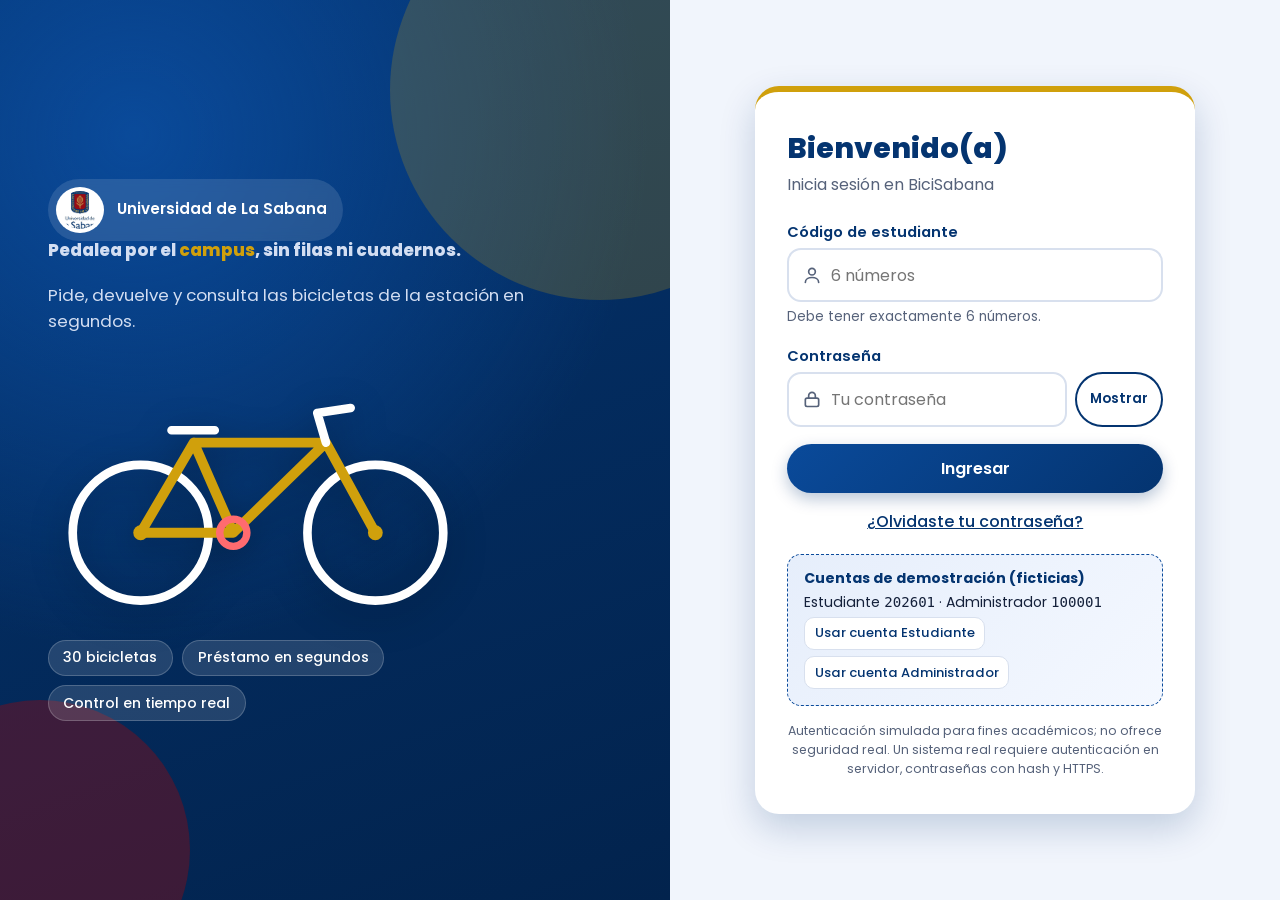
<file: index.html>
<!DOCTYPE html>
<html lang="es">
<head>
  <meta charset="utf-8">
  <meta name="viewport" content="width=device-width, initial-scale=1">
  <title>Iniciar sesión · BiciSabana</title>
  <meta name="description" content="Mockup académico del Sistema de Préstamos de BiciSabana (caso ficticio).">
  <link rel="preconnect" href="https://fonts.googleapis.com">
  <link rel="preconnect" href="https://fonts.gstatic.com" crossorigin>
  <link rel="stylesheet" href="https://fonts.googleapis.com/css2?family=Poppins:wght@400;500;600;700;800&display=swap">
  <script src="js/tema.js?v=20261121b"></script>
  <link rel="stylesheet" href="css/styles.css?v=20261121b">
</head>
<body class="login-pagina">
  <a class="skip" href="#formulario">Saltar al formulario</a>
  <div class="login-grid">

    <aside class="hero">
      <div class="hero-in">
        <div class="hero-logo"><img src="assets/logo.png" alt="Escudo de la Universidad de La Sabana"><span>Universidad de La Sabana</span></div>
        <p class="hero-titulo">Pedalea por el <span>campus</span>, sin filas ni cuadernos.</p>
        <p>Pide, devuelve y consulta las bicicletas de la estación en segundos.</p>
        <svg class="hero-bici" viewBox="0 0 340 200" role="img" aria-label="Ilustración de una bicicleta">
          <g fill="none" stroke-linecap="round" stroke-linejoin="round">
            <circle cx="75" cy="135" r="55" stroke="#ffffff" stroke-width="7"/>
            <circle cx="265" cy="135" r="55" stroke="#ffffff" stroke-width="7"/>
            <circle cx="75" cy="135" r="6" fill="#d0a00c" stroke="none"/>
            <circle cx="265" cy="135" r="6" fill="#d0a00c" stroke="none"/>
            <path d="M75 135 L150 135 L118 62 L75 135 M118 62 L225 62 L150 135 M225 62 L265 135" stroke="#d0a00c" stroke-width="8"/>
            <path d="M225 62 L218 38 L245 34 M100 52 L135 52" stroke="#ffffff" stroke-width="7"/>
            <circle cx="150" cy="135" r="11" stroke="#ff6b6f" stroke-width="6"/>
          </g>
        </svg>
        <ul class="hero-datos">
          <li>30 bicicletas</li><li>Préstamo en segundos</li><li>Control en tiempo real</li>
        </ul>
      </div>
    </aside>

    <main class="login-panel">
      <div class="login-tarjeta">
        <h1>Bienvenido(a)</h1>
        <p class="sub">Inicia sesión en BiciSabana</p>

        <div id="mensaje" class="msg" role="alert" aria-live="assertive"></div>

        <form id="formulario" novalidate>
          <div class="campo">
            <label for="codigo">Código de estudiante</label>
            <div class="con-icono">
              <span class="ico" aria-hidden="true"><svg viewBox="0 0 24 24"><circle cx="12" cy="8" r="4"/><path d="M4 21c0-4 4-6 8-6s8 2 8 6"/></svg></span>
              <input id="codigo" type="text" inputmode="numeric" maxlength="6" autocomplete="username" aria-describedby="ayuda-codigo" placeholder="6 números">
            </div>
            <p id="ayuda-codigo" class="ayuda">Debe tener exactamente 6 números.</p>
          </div>
          <div class="campo">
            <label for="clave">Contraseña</label>
            <div class="fila-pass">
              <div class="con-icono">
                <span class="ico" aria-hidden="true"><svg viewBox="0 0 24 24"><rect x="4" y="11" width="16" height="10" rx="2"/><path d="M8 11V8a4 4 0 0 1 8 0v3"/></svg></span>
                <input id="clave" type="password" autocomplete="current-password" placeholder="Tu contraseña">
              </div>
              <button type="button" id="ver" class="btn sec mini" aria-pressed="false" aria-controls="clave">Mostrar</button>
            </div>
          </div>
          <button type="submit" id="entrar" class="btn" style="width:100%">Ingresar</button>
          <p style="text-align:center;margin:1rem 0 0"><button type="button" id="olvido" class="btn link">¿Olvidaste tu contraseña?</button></p>
        </form>

        <div class="demo">
          <strong>Cuentas de demostración (ficticias)</strong>
          Estudiante <code>202601</code> · Administrador <code>100001</code><br>
          <button type="button" data-cod="202601" data-clave="Sabana2026">Usar cuenta Estudiante</button>
          <button type="button" data-cod="100001" data-clave="Admin2026">Usar cuenta Administrador</button>
        </div>
        <p class="aviso-seg">Autenticación simulada para fines académicos; no ofrece seguridad real. Un sistema real requiere autenticación en servidor, contraseñas con hash y HTTPS.</p>
      </div>
    </main>
  </div>

  <script src="js/datos.js?v=20261121b"></script>
  <script src="js/auth.js?v=20261121b"></script>
  <script>
    (function () {
      if (Auth.sesion()) { window.location.replace("app.html"); return; }

      const msg = document.getElementById("mensaje");
      const mostrar = (tipo, texto) => { msg.className = "msg " + tipo; msg.textContent = texto; };

      // Mensajes por redirección (inactividad, acceso sin sesión o salida)
      const motivo = new URLSearchParams(location.search).get("motivo");
      if (motivo === "inactividad") mostrar("aviso", "Tu sesión se cerró por inactividad. Ingresa de nuevo.");
      if (motivo === "protegida") mostrar("aviso", "Inicia sesión para ver esa pantalla.");
      if (motivo === "salida") mostrar("ok", "Cerraste sesión correctamente. ¡Hasta pronto!");

      const codigo = document.getElementById("codigo");
      const clave = document.getElementById("clave");
      const ver = document.getElementById("ver");
      ver.addEventListener("click", () => {
        const oculto = clave.type === "password";
        clave.type = oculto ? "text" : "password";
        ver.textContent = oculto ? "Ocultar" : "Mostrar";
        ver.setAttribute("aria-pressed", String(oculto));
      });

      // Atajo de demostración: rellena el formulario con la cuenta ficticia elegida
      document.querySelectorAll(".demo button").forEach(b => b.addEventListener("click", () => {
        codigo.value = b.dataset.cod; clave.value = b.dataset.clave; clave.focus();
      }));

      document.getElementById("olvido").addEventListener("click", () =>
        mostrar("aviso", "Función simulada: en el sistema real se enviaría un enlace de recuperación a tu correo institucional."));

      const boton = document.getElementById("entrar");
      let reloj;
      function vigilarBloqueo() {
        clearInterval(reloj);
        const actualizar = () => {
          const s = Auth.segundosBloqueo();
          boton.disabled = s > 0;
          if (s > 0) mostrar("aviso", `Demasiados intentos. Intenta de nuevo en ${s} segundos.`);
          else if (msg.textContent.startsWith("Demasiados")) { mostrar("ok", "Ya puedes intentarlo de nuevo."); clearInterval(reloj); }
        };
        actualizar();
        if (Auth.segundosBloqueo() > 0) reloj = setInterval(actualizar, 1000);
      }
      vigilarBloqueo();

      document.getElementById("formulario").addEventListener("submit", async (e) => {
        e.preventDefault();
        boton.disabled = true;
        try {
          const r = await Auth.iniciarSesion(codigo.value, clave.value);
          if (r.ok) { window.location.href = "app.html"; return; }
          mostrar(r.tipo, r.mensaje);
          clave.value = "";
        } catch (err) {
          mostrar("error", "Algo salió mal. Intenta de nuevo.");
        }
        boton.disabled = false;
        vigilarBloqueo();
      });
    })();
  </script>
</body>
</html>
</file>
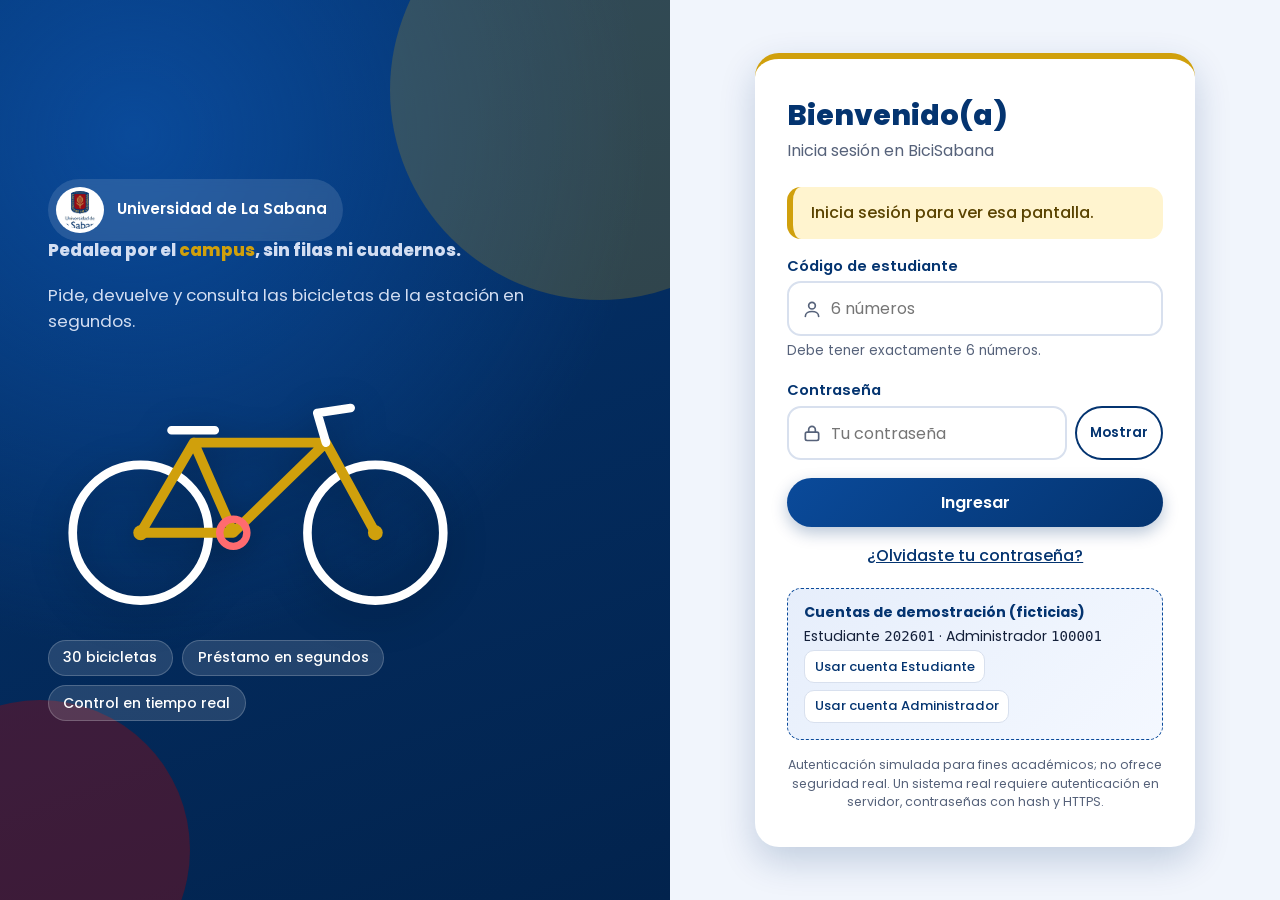
<file: app.html>
<!DOCTYPE html>
<html lang="es">
<head>
  <meta charset="utf-8">
  <meta name="viewport" content="width=device-width, initial-scale=1, viewport-fit=cover">
  <title>Panel · BiciSabana</title>
  <link rel="preconnect" href="https://fonts.googleapis.com">
  <link rel="preconnect" href="https://fonts.gstatic.com" crossorigin>
  <link rel="stylesheet" href="https://fonts.googleapis.com/css2?family=Poppins:wght@400;500;600;700;800&display=swap">
  <script src="js/tema.js?v=20261121b"></script>
  <link rel="stylesheet" href="css/styles.css?v=20261121b">
  <link rel="stylesheet" href="css/campus.css?v=20261121b">
</head>
<body class="panel">
  <a class="skip" href="#vista">Saltar al contenido</a>
  <header class="encabezado">
    <div class="marca">
      <img src="assets/logo.png" alt="Escudo de la Universidad de La Sabana">
      <div><h1>BiciSabana</h1><small>Universidad de La Sabana</small></div>
    </div>
    <div class="usuario">
      <span class="chip" id="chip-usuario"></span>
      <button type="button" id="salir" class="btn sec">Cerrar sesión</button>
    </div>
    <nav class="menu" id="menu" aria-label="Menú principal"></nav>
  </header>

  <main id="vista" tabindex="-1"></main>
  <div class="toasts" id="toasts" role="status" aria-live="polite"></div>

  <footer class="pie">
    <img src="assets/logo.png" alt="Universidad de La Sabana">
    Mockup académico de BiciSabana · Fundamentos de Programación · Caso ficticio con datos ilustrativos.
  </footer>

  <script src="js/datos.js?v=20261121b"></script>
  <script src="js/auth.js?v=20261121b"></script>
  <script src="js/mapas/satelite-1.js?v=20261121b"></script>
  <script src="js/mapas/satelite-2.js?v=20261121b"></script>
  <script src="js/mapas/satelite-3.js?v=20261121b"></script>
  <script src="js/mapas/satelite-4.js?v=20261121b"></script>
  <script src="js/mapas/oscuro-1.js?v=20261121b"></script>
  <script src="js/mapas/oscuro-2.js?v=20261121b"></script>
  <script src="js/campus.js?v=20261121b"></script>
  <script src="js/clima.js?v=20261121b"></script>
  <script src="js/app.js?v=20261121b"></script>
</body>
</html>
</file>
<file: css/styles.css>
/* BiciSabana · Mockup académico · Paleta extraída del logo de la Universidad de La Sabana */
:root {
  --azul: #043470;
  --azul-osc: #02234d;
  --azul-med: #0a4a9a;
  --azul-claro: #e6eefb;
  --rojo: #9c080c;
  --rojo-claro: #fbe9ea;
  --dorado: #d0a00c;
  --dorado-claro: #fff4cf;
  --blanco: #ffffff;
  --superficie: #ffffff;
  --tinta: var(--azul);
  --tinta-roja: var(--rojo);
  --verde: #1f7a45;
  --verde-claro: #e3f4ea;
  --fondo: #f1f5fc;
  --texto: #14203a;
  --gris: #56627a;
  --borde: #d8e0ee;
  --radio: 18px;
  --sombra: 0 4px 18px rgba(4, 52, 112, .10);
  --sombra-alta: 0 14px 36px rgba(4, 52, 112, .20);
  --fuente: "Poppins", "Segoe UI", Roboto, "Helvetica Neue", Arial, sans-serif;
}
* { box-sizing: border-box; }
html { scroll-padding-top: 1rem; }
body {
  margin: 0; font-family: var(--fuente); color: var(--texto); line-height: 1.5; min-height: 100vh;
  background: var(--fondo); display: flex; flex-direction: column;
}
img, svg { max-width: 100%; }
:focus-visible { outline: 3px solid var(--dorado); outline-offset: 2px; }
.skip { position: absolute; left: -999px; top: 0; background: var(--dorado); color: #000; padding: .5rem 1rem; z-index: 100; border-radius: 0 0 8px 0; }
.skip:focus { left: 0; }
.ico { display: inline-flex; width: 1.25em; height: 1.25em; vertical-align: -.25em; flex: none; }
.ico svg { width: 100%; height: 100%; fill: none; stroke: currentColor; stroke-width: 2; stroke-linecap: round; stroke-linejoin: round; }

/* ---------- Botones ---------- */
.btn {
  display: inline-flex; align-items: center; justify-content: center; gap: .5rem;
  background: linear-gradient(135deg, var(--azul-med), var(--azul)); color: var(--blanco);
  border: 0; padding: .75rem 1.4rem; border-radius: 999px; font: 600 1rem var(--fuente); cursor: pointer;
  box-shadow: 0 6px 16px rgba(4, 52, 112, .28); transition: transform .15s, box-shadow .15s, filter .15s;
}
.btn:hover { transform: translateY(-2px); box-shadow: 0 10px 22px rgba(4, 52, 112, .34); filter: brightness(1.08); }
.btn:active { transform: translateY(0); }
.btn:disabled { opacity: .55; cursor: not-allowed; transform: none; box-shadow: none; }
.btn.sec { background: var(--superficie); color: var(--tinta); box-shadow: inset 0 0 0 2px var(--tinta); }
.btn.sec:hover { background: var(--azul-claro); }
.btn.oro { background: linear-gradient(135deg, #e8b92a, var(--dorado)); color: #2a1f00; box-shadow: 0 6px 16px rgba(208, 160, 12, .35); }
.btn.rojo { background: linear-gradient(135deg, #c40f15, var(--rojo)); box-shadow: 0 6px 16px rgba(156, 8, 12, .3); }
.btn.mini { padding: .4rem .95rem; font-size: .85rem; }
.btn.link { background: none; box-shadow: none; color: var(--tinta); text-decoration: underline; padding: 0; font-weight: 500; }
.btn.link:hover { transform: none; box-shadow: none; filter: none; }

/* ---------- Formularios ---------- */
label { display: block; font-weight: 600; font-size: .92rem; margin-bottom: .3rem; color: var(--tinta); }
input[type=text], input[type=password], input[type=search] {
  width: 100%; padding: .8rem 1rem; border: 2px solid var(--borde); border-radius: 14px;
  font: 1rem var(--fuente); background: var(--superficie); color: var(--texto); transition: border-color .15s, box-shadow .15s;
}
input:focus { border-color: var(--azul-med); box-shadow: 0 0 0 4px rgba(10, 74, 154, .15); outline: none; }
input[readonly] { background: #eef2f9; color: var(--gris); }
.campo { margin-bottom: 1.1rem; }
.ayuda { color: var(--gris); font-size: .85rem; margin: .3rem 0 0; }
.con-icono { position: relative; }
.con-icono .ico { position: absolute; left: .9rem; top: 50%; transform: translateY(-50%); color: var(--gris); pointer-events: none; }
.con-icono input { padding-left: 2.6rem; }
.fila-pass { display: flex; gap: .5rem; }
.fila-pass .con-icono { flex: 1; }

/* ---------- Mensajes y avisos ---------- */
.msg { padding: .85rem 1.1rem; border-radius: 14px; margin: 1rem 0; border-left: 6px solid; font-weight: 500; }
.msg:empty { display: none; }
.msg.ok { background: var(--azul-claro); border-color: var(--tinta); color: var(--azul-osc); }
.msg.aviso { background: var(--dorado-claro); border-color: var(--dorado); color: #5a4300; }
.msg.error { background: var(--rojo-claro); border-color: var(--tinta-roja); color: #6e0508; }
.toasts { position: fixed; top: 1rem; right: 1rem; z-index: 60; display: grid; gap: .6rem; width: min(360px, calc(100vw - 2rem)); }
.toast { background: var(--superficie); border-radius: 14px; padding: .8rem 1rem; box-shadow: var(--sombra-alta); border-left: 6px solid var(--azul);
  font-weight: 500; animation: entra .3s ease both; }
.toast.aviso { border-color: var(--dorado); } .toast.error { border-color: var(--tinta-roja); }

/* ---------- Login ---------- */
.login-grid { flex: 1; display: grid; grid-template-columns: 1.1fr 1fr; min-height: 100vh; }
.hero { position: relative; overflow: hidden; color: var(--blanco); padding: 2.5rem 3rem; display: flex; align-items: center;
  background: radial-gradient(circle at 20% 15%, var(--azul-med) 0, transparent 55%), linear-gradient(160deg, var(--azul) 0, var(--azul-osc) 100%); }
.hero::before, .hero::after { content: ""; position: absolute; border-radius: 50%; pointer-events: none; }
.hero::before { width: 420px; height: 420px; right: -140px; top: -120px; background: rgba(208, 160, 12, .22); }
.hero::after { width: 300px; height: 300px; left: -110px; bottom: -100px; background: rgba(156, 8, 12, .38); }
.hero-in { position: relative; z-index: 1; max-width: 520px; }
.hero-logo { display: inline-flex; align-items: center; gap: .8rem; background: rgba(255, 255, 255, .12); backdrop-filter: blur(6px);
  padding: .5rem 1rem .5rem .5rem; border-radius: 999px; font-weight: 600; font-size: .95rem; }
.hero-logo img { height: 46px; background: var(--superficie); border-radius: 50%; padding: 4px; }
.hero-titulo { font-size: clamp(2rem, 4vw, 3.1rem); font-weight: 800; line-height: 1.1; margin: 1.5rem 0 .75rem; }
.hero-titulo span { color: var(--dorado); }
.hero p { color: #d3def2; font-size: 1.05rem; margin: 0 0 1.5rem; }
.hero-bici { width: min(420px, 100%); margin: .5rem 0 1.25rem; filter: drop-shadow(0 10px 18px rgba(0, 0, 0, .3)); animation: flota 4s ease-in-out infinite; }
.hero-datos { list-style: none; padding: 0; margin: 0; display: flex; flex-wrap: wrap; gap: .6rem; }
.hero-datos li { background: rgba(255, 255, 255, .13); padding: .4rem .9rem; border-radius: 999px; font-size: .88rem; font-weight: 500; border: 1px solid rgba(255, 255, 255, .2); }
.login-panel { display: flex; align-items: center; justify-content: center; padding: 2rem 1.25rem; background: var(--fondo); }
.login-tarjeta { background: var(--superficie); width: 100%; max-width: 440px; border-radius: 24px; box-shadow: var(--sombra-alta); padding: 2.2rem 2rem;
  border-top: 6px solid var(--dorado); animation: sube .5s ease both; }
.login-tarjeta h1 { color: var(--tinta); margin: 0; font-size: 1.8rem; font-weight: 800; }
.login-tarjeta .sub { color: var(--gris); margin: .15rem 0 1.5rem; }
.demo { background: linear-gradient(135deg, var(--azul-claro), #f4f8ff); border: 1px dashed var(--azul-med); border-radius: 14px; padding: .8rem 1rem; margin-top: 1.25rem; font-size: .88rem; }
.demo strong { color: var(--tinta); display: block; margin-bottom: .2rem; }
.demo button { background: var(--superficie); border: 1px solid var(--borde); border-radius: 10px; padding: .35rem .6rem; margin: .2rem .3rem .2rem 0; cursor: pointer;
  font: 500 .82rem var(--fuente); color: var(--tinta); }
.demo button:hover { background: var(--dorado-claro); border-color: var(--dorado); }
.aviso-seg { font-size: .78rem; color: var(--gris); margin: 1rem 0 0; text-align: center; }

/* ---------- Panel: encabezado y navegación ---------- */
.encabezado { position: sticky; top: 0; z-index: 30; color: var(--blanco); border-bottom: 4px solid var(--dorado);
  background: linear-gradient(120deg, var(--azul-osc), var(--azul) 55%, var(--azul-med));
  display: flex; flex-wrap: wrap; align-items: center; justify-content: space-between; gap: .75rem 1rem; padding: .6rem 1.4rem; box-shadow: var(--sombra); }
.marca { display: flex; align-items: center; gap: .75rem; }
.marca img { height: 48px; background: var(--superficie); border-radius: 50%; padding: 4px; }
.marca h1 { font-size: 1.25rem; font-weight: 800; margin: 0; line-height: 1.1; }
.marca small { color: #cbd8ef; font-size: .75rem; }
.usuario { display: flex; align-items: center; gap: .6rem; }
.chip { background: rgba(255, 255, 255, .14); padding: .35rem .9rem; border-radius: 999px; font-size: .85rem; display: inline-flex; align-items: center; gap: .45rem; }
.chip b { background: var(--dorado); color: #2a1f00; padding: .05rem .55rem; border-radius: 999px; font-size: .72rem; }
.encabezado .btn.sec { padding: .4rem .95rem; font-size: .85rem; background: transparent; color: var(--blanco); box-shadow: inset 0 0 0 2px rgba(255, 255, 255, .6); }
.encabezado .btn.sec:hover { background: rgba(255, 255, 255, .16); }
.menu { display: flex; gap: .3rem; order: 3; flex: 1 1 100%; overflow-x: auto; padding: .15rem 0 .25rem; }
.menu button { display: inline-flex; align-items: center; gap: .45rem; background: transparent; color: #dbe5f7; border: 0; padding: .55rem 1rem; border-radius: 999px;
  font: 600 .9rem var(--fuente); cursor: pointer; white-space: nowrap; transition: background .15s, color .15s; }
.menu button:hover { background: rgba(255, 255, 255, .14); color: var(--blanco); }
.menu button[aria-current=page] { background: var(--dorado); color: #2a1f00; }

/* ---------- Contenido ---------- */
main { flex: 1; width: 100%; max-width: 1060px; margin: 0 auto; padding: 1.5rem 1rem 2.5rem; }
.vista-anim { animation: sube .35s ease both; }
.tarjeta { background: var(--superficie); border-radius: var(--radio); box-shadow: var(--sombra); padding: 1.4rem 1.6rem; margin-bottom: 1.25rem; }
h2.titulo { color: var(--tinta); margin: 0 0 .2rem; font-size: 1.5rem; font-weight: 800; display: flex; align-items: center; gap: .6rem; }
.subtitulo { color: var(--gris); margin: 0 0 1.1rem; }

.bienvenida { color: var(--blanco); border-radius: var(--radio); padding: 1.6rem 1.8rem; margin-bottom: 1.25rem; position: relative; overflow: hidden;
  background: linear-gradient(120deg, var(--azul), var(--azul-med)); box-shadow: var(--sombra-alta); }
.bienvenida::after { content: ""; position: absolute; width: 260px; height: 260px; right: -70px; top: -90px; border-radius: 50%; background: rgba(208, 160, 12, .35); }
.bienvenida h2 { margin: 0; font-size: 1.7rem; font-weight: 800; position: relative; z-index: 1; }
.bienvenida p { margin: .3rem 0 0; color: #d3def2; position: relative; z-index: 1; }

.stats { display: grid; grid-template-columns: repeat(auto-fit, minmax(190px, 1fr)); gap: 1rem; margin-bottom: 1.25rem; }
.stat { background: var(--superficie); border-radius: var(--radio); box-shadow: var(--sombra); padding: 1.1rem 1.2rem; display: flex; gap: .9rem; align-items: center; transition: transform .2s; }
.stat:hover { transform: translateY(-3px); }
.stat .ico-caja { width: 52px; height: 52px; border-radius: 16px; display: grid; place-items: center; font-size: 1.5rem; flex: none; background: var(--azul-claro); color: var(--tinta); }
.stat.rojo .ico-caja { background: var(--rojo-claro); color: var(--tinta-roja); }
.stat.oro .ico-caja { background: var(--dorado-claro); color: #8a6a00; }
.stat .num { font-size: 1.9rem; font-weight: 800; line-height: 1; color: var(--tinta); }
.stat.rojo .num { color: var(--tinta-roja); }
.stat .et { color: var(--gris); font-size: .85rem; }
.barra { height: 10px; background: var(--azul-claro); border-radius: 999px; overflow: hidden; margin-top: .6rem; }
.barra i { display: block; height: 100%; border-radius: 999px; background: linear-gradient(90deg, var(--dorado), var(--rojo)); transition: width .6s ease; }

.acciones { display: grid; grid-template-columns: repeat(auto-fit, minmax(210px, 1fr)); gap: 1rem; margin-bottom: 1.25rem; }
.accion { text-align: left; background: var(--superficie); border: 2px solid transparent; border-radius: var(--radio); box-shadow: var(--sombra); padding: 1.2rem; cursor: pointer;
  font-family: var(--fuente); color: var(--texto); transition: transform .2s, border-color .2s, box-shadow .2s; }
.accion:hover { transform: translateY(-4px); border-color: var(--dorado); box-shadow: var(--sombra-alta); }
.accion .ico-caja { width: 48px; height: 48px; border-radius: 14px; display: grid; place-items: center; font-size: 1.4rem; margin-bottom: .7rem; color: var(--blanco);
  background: linear-gradient(135deg, var(--azul-med), var(--azul)); }
.accion:nth-child(2) .ico-caja { background: linear-gradient(135deg, #c40f15, var(--rojo)); }
.accion:nth-child(3) .ico-caja { background: linear-gradient(135deg, #e8b92a, var(--dorado)); color: #2a1f00; }
.accion strong { display: block; font-size: 1.05rem; color: var(--tinta); }
.accion span.d { color: var(--gris); font-size: .86rem; }

/* ---------- Bicicletas (tarjetas) ---------- */
.herramientas { display: flex; flex-wrap: wrap; gap: .75rem; align-items: center; margin-bottom: 1rem; }
.herramientas .buscador { flex: 1 1 240px; }
.filtros { display: flex; gap: .4rem; flex-wrap: wrap; }
.filtro { background: var(--superficie); color: var(--tinta); border: 2px solid var(--borde); border-radius: 999px; padding: .4rem 1rem; font: 600 .86rem var(--fuente); cursor: pointer; transition: all .15s; }
.filtro:hover { border-color: var(--azul-med); }
.filtro[aria-pressed=true] { background: var(--azul); color: var(--blanco); border-color: var(--tinta); }
.rejilla { display: grid; grid-template-columns: repeat(auto-fill, minmax(190px, 1fr)); gap: 1rem; }
.bici { background: var(--superficie); border-radius: var(--radio); box-shadow: var(--sombra); padding: 1.1rem; position: relative; overflow: hidden; border-top: 5px solid var(--azul);
  transition: transform .2s, box-shadow .2s; animation: sube .35s ease both; }
.bici:hover { transform: translateY(-4px); box-shadow: var(--sombra-alta); }
.bici.p { border-top-color: var(--tinta-roja); }
.bici .dibujo { color: var(--tinta); width: 64px; height: 44px; display: block; margin-bottom: .5rem; }
.bici.p .dibujo { color: var(--tinta-roja); }
.bici .codigo { font-size: 1.5rem; font-weight: 800; color: var(--tinta); line-height: 1; }
.bici .color { display: flex; align-items: center; gap: .4rem; color: var(--gris); font-size: .86rem; margin: .3rem 0 .7rem; }
.punto { width: 14px; height: 14px; border-radius: 50%; border: 2px solid var(--borde); display: inline-block; }
.insignia { display: inline-flex; align-items: center; gap: .4rem; padding: .2rem .75rem; border-radius: 999px; font-size: .8rem; font-weight: 700; }
.insignia::before { content: ""; width: 8px; height: 8px; border-radius: 50%; background: currentColor; }
.insignia.d { color: var(--tinta); background: var(--azul-claro); }
.insignia.d::before { animation: late 1.6s ease-in-out infinite; }
.insignia.p { color: var(--tinta-roja); background: var(--rojo-claro); }
.bici .pie-tarjeta { margin-top: .8rem; display: flex; gap: .4rem; flex-wrap: wrap; }
.etiqueta-tuya { position: absolute; top: .7rem; right: .7rem; background: var(--dorado); color: #2a1f00; font-size: .7rem; font-weight: 700; padding: .1rem .55rem; border-radius: 999px; }
.vacio { text-align: center; padding: 2rem 1rem; color: var(--gris); }

/* ---------- Formularios de préstamo / devolución ---------- */
.dos-col { display: grid; grid-template-columns: 1.4fr 1fr; gap: 1.25rem; align-items: start; }
.lateral { background: linear-gradient(160deg, var(--azul), var(--azul-osc)); color: var(--blanco); border-radius: var(--radio); padding: 1.3rem 1.4rem; box-shadow: var(--sombra); }
.lateral h3 { margin: 0 0 .6rem; color: var(--dorado); font-size: 1.05rem; }
.lateral ul { margin: 0; padding-left: 1.1rem; color: #d3def2; font-size: .9rem; }
.lateral li { margin-bottom: .4rem; }
.sugeridas { display: flex; flex-wrap: wrap; gap: .4rem; margin-top: .5rem; }
.sugerida { background: var(--azul-claro); color: var(--tinta); border: 0; border-radius: 999px; padding: .3rem .8rem; font: 700 .82rem var(--fuente); cursor: pointer; }
.sugerida:hover { background: var(--dorado); color: #2a1f00; }

/* ---------- Mapa ---------- */
.estacion { background: linear-gradient(180deg, #e9effa, #dde6f6); border: 3px dashed var(--borde); border-radius: var(--radio); padding: 1rem; overflow-x: auto; }
.mapa { display: grid; grid-template-columns: repeat(10, minmax(58px, 1fr)); gap: .55rem; min-width: 620px; }
.puesto { text-align: center; border-radius: 14px; padding: .55rem .15rem .45rem; font-size: .76rem; font-weight: 700; background: var(--superficie); border-bottom: 5px solid var(--azul);
  box-shadow: var(--sombra); transition: transform .15s; }
.puesto:hover { transform: scale(1.08); }
.puesto svg { display: block; margin: 0 auto .2rem; width: 34px; height: 24px; color: var(--tinta); }
.puesto.p { background: var(--rojo-claro); border-bottom-color: var(--tinta-roja); color: var(--tinta-roja); }
.puesto.p svg { color: var(--tinta-roja); }
.puesto small { display: block; font-weight: 600; opacity: .85; }
.leyenda { display: flex; gap: 1.2rem; flex-wrap: wrap; margin-top: .9rem; color: var(--gris); font-size: .88rem; }

/* ---------- Totales ---------- */
.anillo-caja { display: flex; align-items: center; gap: 1.5rem; flex-wrap: wrap; }
.anillo { width: 150px; height: 150px; flex: none; }
.anillo .fondo { stroke: var(--azul-claro); } .anillo .valor { stroke: url(#grad); transition: stroke-dashoffset .8s ease; }
.anillo text { font: 800 1.5rem var(--fuente); fill: var(--tinta); text-anchor: middle; }

/* ---------- Pie ---------- */
.pie { background: var(--azul-osc); color: #cbd8ef; text-align: center; padding: 1.1rem; font-size: .83rem; border-top: 4px solid var(--dorado); }
.pie img { height: 36px; background: var(--superficie); border-radius: 50%; padding: 3px; vertical-align: middle; margin-right: .5rem; }

/* ---------- Animaciones ---------- */
@keyframes sube { from { opacity: 0; transform: translateY(14px); } to { opacity: 1; transform: none; } }
@keyframes entra { from { opacity: 0; transform: translateX(24px); } to { opacity: 1; transform: none; } }
@keyframes flota { 0%, 100% { transform: translateY(0); } 50% { transform: translateY(-10px); } }
@keyframes late { 0%, 100% { transform: scale(1); opacity: 1; } 50% { transform: scale(1.5); opacity: .5; } }
@media (prefers-reduced-motion: reduce) { *, *::before, *::after { animation: none !important; transition: none !important; } }

/* ---------- Responsivo ---------- */
@media (max-width: 900px) {
  .login-grid { grid-template-columns: 1fr; }
  .hero { padding: 1.5rem 1.25rem; }
  .hero-bici, .hero p, .hero-datos { display: none; }
  .hero-titulo { font-size: 1.6rem; margin: 1rem 0 0; }
  .dos-col { grid-template-columns: 1fr; }
}
@media (max-width: 720px) {
  body.panel { padding-bottom: 76px; }
  .menu { position: fixed; left: 0; right: 0; bottom: 0; z-index: 40; background: var(--superficie); box-shadow: 0 -4px 18px rgba(4, 52, 112, .2);
    justify-content: space-around; padding: .35rem .3rem calc(.35rem + env(safe-area-inset-bottom, 0px)); order: 0; flex: none; gap: 0; border-top: 3px solid var(--dorado); }
  .menu button { flex-direction: column; gap: .1rem; font-size: .68rem; padding: .4rem .35rem; color: var(--tinta); border-radius: 12px; flex: 1; }
  .menu button:hover { background: var(--azul-claro); color: var(--tinta); }
  .menu .ico { font-size: 1.15rem; }
  .menu button[aria-current=page] { background: var(--azul); color: var(--blanco); }
  .encabezado { padding: .5rem .9rem; } .marca h1 { font-size: 1.05rem; } .marca img { height: 40px; }
  .chip span.nom { display: none; }
  main { padding: 1rem .7rem 1.5rem; }
  .bienvenida h2 { font-size: 1.35rem; }
  .toasts { top: auto; bottom: 90px; right: .5rem; }
}

/* ================= Requerimientos propios (RP-01 … RP-10) ================= */
/* Botón de solo icono (modo oscuro) */
.encabezado .btn.solo-icono { padding: .45rem; width: 38px; height: 38px; border-radius: 50%; }
.encabezado .btn.solo-icono .ico { width: 1.2rem; height: 1.2rem; }

/* Estados nuevos: reservada (r) y mantenimiento (m) */
.insignia.r { color: #6b4e00; background: var(--dorado-claro); }
.insignia.m { color: var(--gris); background: var(--borde); }
.bici.r { border-top-color: var(--dorado); }
.bici.r .dibujo { color: #b48700; }
.bici.m { border-top-color: var(--gris); }
.bici.m .dibujo { color: var(--gris); opacity: .7; }
.bici.vencida { box-shadow: 0 0 0 2px var(--rojo), var(--sombra); }
.puesto.r { background: var(--dorado-claro); border-bottom-color: var(--dorado); color: #6b4e00; }
.puesto.r svg { color: #b48700; }
.puesto.m { background: var(--borde); border-bottom-color: var(--gris); color: var(--gris); }
.puesto.m svg { color: var(--gris); }
.puesto.vencida { outline: 3px dashed var(--rojo); outline-offset: -3px; }

/* RP-03: tiempo del préstamo / reserva */
.tiempo { display: flex; align-items: center; gap: .35rem; font-size: .8rem; font-weight: 600; color: var(--tinta); margin-top: .55rem; }
.tiempo.vencida { color: var(--tinta-roja); }
.tiempo.reserva { color: #8a6a00; }
.tiempo.mant { color: var(--gris); }

/* RP-07: favoritas */
.fav { position: absolute; top: .55rem; right: .55rem; width: 34px; height: 34px; border-radius: 50%; border: 0; background: transparent; cursor: pointer;
  color: var(--borde); display: grid; place-items: center; transition: transform .15s, color .15s; }
.fav:hover { transform: scale(1.15); color: var(--dorado); }
.fav[aria-pressed=true] { color: var(--dorado); }
.fav[aria-pressed=true] svg { fill: currentColor; }
.bici .etiqueta-tuya { right: 2.9rem; top: .85rem; }
.sugerida.favorita { box-shadow: inset 0 0 0 2px var(--dorado); }

/* RP-05: tarjeta verde */
.stat.verde .ico-caja { background: var(--verde-claro); color: var(--verde); }
.stat.verde .num { color: var(--verde); }
.nota-huella { margin: -.6rem 0 1.25rem; }

/* RP-08: logros */
.logros { display: grid; grid-template-columns: repeat(auto-fill, minmax(230px, 1fr)); gap: .8rem; }
.logro { display: flex; gap: .8rem; align-items: flex-start; padding: .9rem 1rem; border-radius: 16px; border: 2px dashed var(--borde); background: var(--fondo); }
.logro strong { display: block; color: var(--tinta); }
.logro .d { color: var(--gris); font-size: .84rem; display: block; }
.logro .progreso { font-size: .76rem; font-weight: 700; color: var(--gris); }
.logro .medalla { width: 46px; height: 46px; border-radius: 50%; flex: none; display: grid; place-items: center; font-size: 1.4rem; background: var(--borde); color: var(--gris); filter: grayscale(1); }
.logro.ok { border-style: solid; border-color: var(--dorado); background: var(--dorado-claro); }
.logro.ok .medalla { background: linear-gradient(135deg, #e8b92a, var(--dorado)); color: #2a1f00; filter: none; box-shadow: 0 4px 12px rgba(208, 160, 12, .4); }
.logro.ok .progreso { color: #8a6a00; }
.logro .barra { height: 7px; margin: .45rem 0 .2rem; }

/* RP-04: tabla del historial */
.tabla-caja { overflow-x: auto; }
.tabla { width: 100%; border-collapse: collapse; font-size: .9rem; min-width: 560px; }
.tabla th { text-align: left; color: var(--gris); font-size: .78rem; text-transform: uppercase; letter-spacing: .04em; padding: .5rem .6rem; border-bottom: 2px solid var(--borde); }
.tabla td { padding: .65rem .6rem; border-bottom: 1px solid var(--borde); }
.tabla tbody tr:hover { background: var(--fondo); }
.tabla strong { color: var(--tinta); }

/* RP-09: estrellas */
.etiqueta { display: block; font-weight: 600; font-size: .92rem; margin-bottom: .3rem; color: var(--tinta); }
.estrellas { display: flex; gap: .2rem; }
.estrella { background: transparent; border: 0; cursor: pointer; width: 40px; height: 40px; padding: 4px; border-radius: 10px; color: var(--borde); transition: transform .12s, color .12s; }
.estrella .ico { width: 100%; height: 100%; }
.estrella:hover { transform: scale(1.12); color: var(--dorado); }
.estrella.on { color: var(--dorado); }
.estrella.on svg { fill: currentColor; }
.nota { color: #b48700; letter-spacing: .05em; }
.nota.grande { font-size: 2.4rem; font-weight: 800; }

/* RP-06: reporte de daño */
.check { display: flex; align-items: center; gap: .5rem; cursor: pointer; }
.check input { width: 20px; height: 20px; accent-color: var(--rojo); }
.dano select { margin-top: .4rem; width: 100%; padding: .65rem .9rem; border: 2px solid var(--borde); border-radius: 14px; font: 1rem var(--fuente);
  background: var(--superficie); color: var(--texto); }
.dano select:disabled { opacity: .5; }
.lista-mant { list-style: none; margin: 0; padding: 0; display: grid; gap: .6rem; }
.lista-mant li { display: flex; justify-content: space-between; align-items: center; gap: .6rem; padding: .7rem .9rem; border-radius: 14px; background: var(--fondo); }
.destacado { color: var(--tinta); font-size: 1.1rem; }
.alerta-texto { color: var(--tinta-roja); font-weight: 600; }

/* RP-01: modo oscuro (mismos colores de marca, superficies oscuras) */
[data-tema="oscuro"] {
  color-scheme: dark;
  --superficie: #16233b; --fondo: #0c1525; --texto: #e6ecf7; --gris: #a7b3c9; --borde: #2c3b58;
  --azul-claro: #1c3157; --rojo-claro: #3d1519; --dorado-claro: #3a2f0d; --verde-claro: #143826;
  --tinta: #9cc2ff; --tinta-roja: #ff8f93; --verde: #6fd39a;
  --sombra: 0 4px 18px rgba(0, 0, 0, .35); --sombra-alta: 0 14px 36px rgba(0, 0, 0, .55);
}
[data-tema="oscuro"] .msg.ok { color: #d4e4ff; }
[data-tema="oscuro"] .msg.aviso { color: #ffe39d; }
[data-tema="oscuro"] .msg.error { color: #ffc6c8; }
[data-tema="oscuro"] input[readonly] { background: #1b2a45; }
[data-tema="oscuro"] .estacion { background: linear-gradient(180deg, #13203a, #0f1a2f); }
[data-tema="oscuro"] .stat.oro .ico-caja, [data-tema="oscuro"] .tiempo.reserva, [data-tema="oscuro"] .insignia.r,
[data-tema="oscuro"] .puesto.r, [data-tema="oscuro"] .logro.ok .progreso, [data-tema="oscuro"] .nota { color: #f2cd55; }
[data-tema="oscuro"] .demo { background: linear-gradient(135deg, #1c3157, #16233b); }
[data-tema="oscuro"] .bienvenida, [data-tema="oscuro"] .lateral { background: linear-gradient(120deg, #0a2a59, #0d3c7c); }
[data-tema="oscuro"] .encabezado { background: linear-gradient(120deg, #020f24, #06275a 55%, #0a3a7d); }
[data-tema="oscuro"] .pie { background: #060d1a; }
[data-tema="oscuro"] .item-punto .num { color: #ffffff; }
[data-tema="oscuro"] .fav { color: #3b4c6d; }
[data-tema="oscuro"] .fav[aria-pressed=true], [data-tema="oscuro"] .estrella.on { color: var(--dorado); }

@media (max-width: 720px) {
  .menu { overflow-x: auto; justify-content: flex-start; }
  .menu button { min-width: 58px; }
  [data-tema="oscuro"] .menu button[aria-current=page] { background: #0a4a9a; }
}
/* El escudo siempre sobre fondo blanco, también en modo oscuro */
.marca img, .pie img, .hero-logo img { background: #ffffff; }

/* ================= Requerimientos propios RP-11 … RP-15 ================= */
select { width: 100%; padding: .65rem .9rem; border: 2px solid var(--borde); border-radius: 14px; font: 1rem var(--fuente); background: var(--superficie); color: var(--texto); }
select:focus { border-color: var(--azul-med); outline: none; box-shadow: 0 0 0 4px rgba(10, 74, 154, .15); }

/* RP-11: clima */
.clima { display: flex; gap: .8rem; align-items: flex-start; padding: .9rem 1.1rem; border-radius: var(--radio); margin-bottom: 1.25rem;
  background: var(--superficie); box-shadow: var(--sombra); border-left: 6px solid var(--azul-med); }
.clima > .ico { width: 1.9rem; height: 1.9rem; color: var(--tinta); }
.clima strong { display: block; color: var(--tinta); }
.clima .d { color: var(--gris); font-size: .86rem; }
.clima a { color: var(--gris); font-size: .8rem; }
.clima.alta { border-left-color: var(--rojo); background: var(--rojo-claro); }
.clima.alta > .ico, .clima.alta strong { color: var(--tinta-roja); }
.clima.media { border-left-color: var(--dorado); background: var(--dorado-claro); }
.clima.media > .ico, .clima.media strong { color: #8a6a00; }
.clima.cargando, .clima.error { color: var(--gris); }
.clima.cargando > .ico { animation: late 1.4s ease-in-out infinite; }

/* RP-12: recordatorios */
.fila-recordar { display: flex; flex-wrap: wrap; justify-content: space-between; align-items: center; gap: .5rem 1rem; margin: .2rem 0 1rem; }
.fila-recordar .ayuda { margin: 0; }
.btn.recordar[aria-pressed=true] { background: var(--dorado-claro); box-shadow: inset 0 0 0 2px var(--dorado); color: #6b4e00; }

/* RP-13: trayectos */
.trayecto h3 { display: flex; align-items: center; gap: .5rem; margin: 0 0 .2rem; color: var(--tinta); font-size: 1.1rem; }
.trayecto-sel { display: grid; grid-template-columns: 1fr 1fr; gap: .8rem; margin: .8rem 0; }
.trayecto-datos { display: grid; grid-template-columns: repeat(3, 1fr); gap: .6rem; }
.trayecto-datos > div { background: var(--fondo); border-radius: 14px; padding: .7rem .8rem; text-align: center; }
.trayecto-datos .n { display: block; font-size: 1.35rem; font-weight: 800; color: var(--tinta); line-height: 1.2; }
.trayecto-datos .d { font-size: .78rem; color: var(--gris); }
.trayecto-datos .en-bici { background: var(--dorado-claro); box-shadow: inset 0 0 0 2px var(--dorado); }
.trayecto { margin-top: 1rem; }
.ruta-linea { animation: hormiga 1s linear infinite; }
@keyframes hormiga { to { stroke-dashoffset: -21; } }

/* RP-14: préstamo grupal */
fieldset.grupo { border: 2px dashed var(--borde); border-radius: 16px; padding: .9rem 1rem 1rem; margin: 0 0 1.1rem; }
fieldset.grupo legend { display: flex; align-items: center; gap: .4rem; padding: 0 .4rem; font-weight: 700; color: var(--tinta); }
.grupo-fila { display: grid; grid-template-columns: 1.4fr 1fr auto; gap: .6rem; align-items: end; margin: .7rem 0; }
.grupo-fila label { font-size: .82rem; }
.quitar { width: 44px; height: 46px; border-radius: 12px; border: 2px solid var(--borde); background: var(--superficie); color: var(--tinta-roja); font-size: 1.4rem; cursor: pointer; }
.quitar:hover { border-color: var(--rojo); }

/* RP-15: tarjeta para compartir */
.compartir-res:empty { display: none; }
.compartir-res { margin-bottom: 1rem; }
.tarjeta-img { display: block; width: min(320px, 100%); border-radius: 16px; box-shadow: var(--sombra-alta); margin-bottom: .8rem; }

[data-tema="oscuro"] .clima.media > .ico, [data-tema="oscuro"] .clima.media strong, [data-tema="oscuro"] .btn.recordar[aria-pressed=true] { color: #f2cd55; }
@media (max-width: 560px) {
  .trayecto-sel { grid-template-columns: 1fr; }
  .grupo-fila { grid-template-columns: 1fr auto; }
  .grupo-fila > div:first-child { grid-column: 1 / -1; }
}
</file>
<file: css/campus.css>
/* BiciSabana · Estilos de la pestaña Campus */
.campus-grid { display: grid; grid-template-columns: 1.7fr 1fr; gap: 1.25rem; align-items: start; }
.mapa-campus { position: relative; border-radius: 14px; overflow: hidden; background: #2f3d57; border: 2px solid var(--borde); }
.campus-svg { display: block; width: 100%; height: auto; }
.mapa-campus[data-vista="sat"] .vista-mapa { display: none; }
.mapa-campus[data-vista="mapa"] .vista-sat { display: none; }
.selector-vista { display: inline-flex; gap: .25rem; background: var(--azul-claro); padding: .25rem; border-radius: 999px; margin-bottom: .7rem; }
.seg { background: transparent; border: 0; border-radius: 999px; padding: .4rem 1.1rem; font: 600 .88rem var(--fuente); color: var(--tinta); cursor: pointer; }
.seg[aria-pressed=true] { background: var(--azul); color: var(--blanco); box-shadow: 0 2px 8px rgba(4, 52, 112, .3); }

/* Pines */
.pin { cursor: pointer; outline: none; }
.pin .cuerpo-g { transition: transform .18s ease; transform-origin: 0 0; }
.pin:hover .cuerpo-g, .pin:focus-visible .cuerpo-g { transform: scale(1.18); }
.pin.sel .cuerpo-g { transform: scale(1.3); }
.pin.sel .cuerpo { stroke: var(--dorado); stroke-width: 5; }
.pin:focus-visible .cuerpo { stroke: var(--dorado); stroke-width: 5; }
.pin .pulso { transform-origin: 0 -40px; animation: onda 2.2s ease-out infinite; }
@keyframes onda { 0% { transform: scale(1); opacity: .45; } 100% { transform: scale(2.4); opacity: 0; } }

/* Panel de detalle */
.panel-punto { background: var(--superficie); border-radius: var(--radio); box-shadow: var(--sombra); padding: 1.3rem 1.4rem; border-top: 5px solid var(--dorado); position: sticky; top: 8.5rem; }
.panel-punto h3 { color: var(--tinta); margin: .6rem 0 .3rem; font-size: 1.2rem; font-weight: 800; }
.panel-punto p { margin: 0 0 .6rem; color: var(--gris); }
.etiqueta-estado { display: inline-block; padding: .2rem .8rem; border-radius: 999px; font-size: .76rem; font-weight: 700; }
.etiqueta-estado.activo { background: var(--rojo-claro); color: var(--tinta-roja); }
.etiqueta-estado.ilustrativo { background: var(--azul-claro); color: var(--tinta); }

/* Lista de puntos */
.lista-puntos { display: grid; gap: .5rem; margin-top: .25rem; }
.item-punto { display: flex; align-items: center; gap: .7rem; text-align: left; background: var(--superficie); border: 2px solid var(--borde); border-radius: 14px;
  padding: .55rem .9rem; font: 600 .92rem var(--fuente); color: var(--tinta); cursor: pointer; transition: border-color .15s, background .15s; }
.item-punto:hover { border-color: var(--azul-med); }
.item-punto[aria-pressed=true] { border-color: var(--dorado); background: var(--dorado-claro); }
.item-punto .num { width: 28px; height: 28px; border-radius: 50%; display: grid; place-items: center; flex: none; background: var(--azul); color: var(--blanco); font-size: .85rem; font-weight: 800; }
.item-punto .num.central { background: var(--rojo); }

/* Leyenda */
.leyenda-pin { display: inline-block; width: 14px; height: 14px; border-radius: 50%; background: var(--azul); margin-right: .4rem; vertical-align: -2px; }
.leyenda-pin.central { background: var(--rojo); }

@media (max-width: 900px) {
  .campus-grid { grid-template-columns: 1fr; }
  .panel-punto { position: static; }
}
@media (prefers-reduced-motion: reduce) { .pin .pulso { animation: none; } }
</file>
